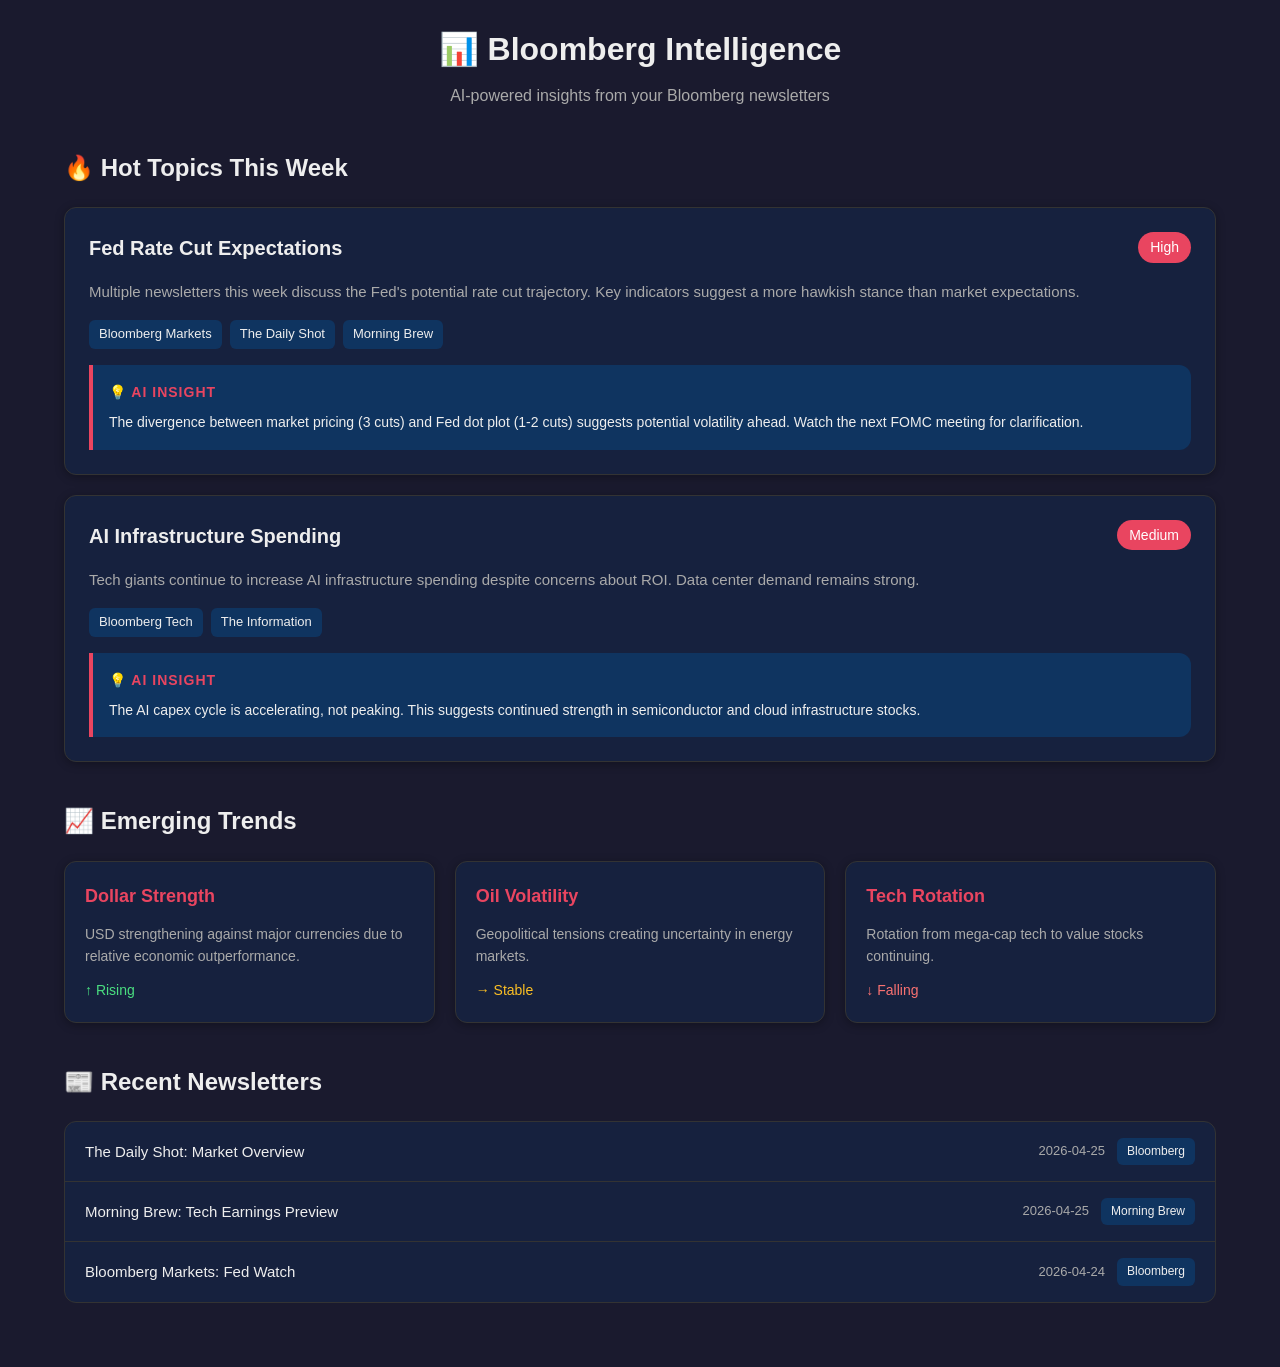
<file: intelligence_portal.html>
<!DOCTYPE html>
<html lang="zh-CN">
<head>
<meta charset="UTF-8">
<meta name="viewport" content="width=device-width, initial-scale=1.0">
<title>📊 Bloomberg Intelligence Portal</title>
<style>
:root {
  --bg: #1a1a2e;
  --surface: #16213e;
  --surface2: #0f3460;
  --accent: #e94560;
  --accent2: #533483;
  --text: #eee;
  --text-secondary: #aaa;
  --border: #333;
  --shadow: 0 2px 10px rgba(0,0,0,0.3);
  --radius: 12px;
}

* { box-sizing: border-box; margin: 0; padding: 0; }

body {
  font-family: -apple-system, BlinkMacSystemFont, 'Segoe UI', Roboto, sans-serif;
  background: var(--bg);
  color: var(--text);
  line-height: 1.6;
}

.container {
  max-width: 1200px;
  margin: 0 auto;
  padding: 24px;
}

header {
  text-align: center;
  margin-bottom: 40px;
}

header h1 {
  font-size: 32px;
  font-weight: 700;
  margin-bottom: 8px;
}

header p {
  color: var(--text-secondary);
  font-size: 16px;
}

/* Hot Topics Section */
.hot-topics {
  margin-bottom: 40px;
}

.hot-topics h2 {
  font-size: 24px;
  font-weight: 600;
  margin-bottom: 20px;
  display: flex;
  align-items: center;
  gap: 10px;
}

.topic-card {
  background: var(--surface);
  border: 1px solid var(--border);
  border-radius: var(--radius);
  padding: 24px;
  margin-bottom: 20px;
  box-shadow: var(--shadow);
  transition: all 0.3s;
}

.topic-card:hover {
  border-color: var(--accent);
  transform: translateY(-2px);
}

.topic-header {
  display: flex;
  justify-content: space-between;
  align-items: flex-start;
  margin-bottom: 16px;
}

.topic-title {
  font-size: 20px;
  font-weight: 600;
  flex: 1;
}

.topic-heat {
  background: var(--accent);
  color: white;
  padding: 4px 12px;
  border-radius: 20px;
  font-size: 14px;
  font-weight: 500;
}

.topic-summary {
  color: var(--text-secondary);
  margin-bottom: 16px;
  font-size: 15px;
}

.topic-sources {
  display: flex;
  gap: 8px;
  flex-wrap: wrap;
  margin-bottom: 16px;
}

.source-tag {
  background: var(--surface2);
  color: var(--text);
  padding: 4px 10px;
  border-radius: 6px;
  font-size: 13px;
}

.insight-box {
  background: var(--surface2);
  border-left: 4px solid var(--accent);
  padding: 16px;
  border-radius: 0 var(--radius) var(--radius) 0;
  margin-top: 16px;
}

.insight-box h4 {
  color: var(--accent);
  font-size: 14px;
  margin-bottom: 8px;
  text-transform: uppercase;
  letter-spacing: 1px;
}

.insight-box p {
  color: var(--text);
  font-size: 14px;
  line-height: 1.6;
}

/* Trend Section */
.trends {
  margin-bottom: 40px;
}

.trends h2 {
  font-size: 24px;
  font-weight: 600;
  margin-bottom: 20px;
}

.trend-grid {
  display: grid;
  grid-template-columns: repeat(auto-fit, minmax(300px, 1fr));
  gap: 20px;
}

.trend-card {
  background: var(--surface);
  border: 1px solid var(--border);
  border-radius: var(--radius);
  padding: 20px;
  box-shadow: var(--shadow);
}

.trend-card h3 {
  font-size: 18px;
  font-weight: 600;
  margin-bottom: 12px;
  color: var(--accent);
}

.trend-card p {
  color: var(--text-secondary);
  font-size: 14px;
}

.trend-card .trend-direction {
  display: flex;
  align-items: center;
  gap: 8px;
  margin-top: 12px;
  font-size: 14px;
  font-weight: 500;
}

.trend-up { color: #4ade80; }
.trend-down { color: #f87171; }
.trend-neutral { color: #fbbf24; }

/* Recent Newsletters */
.recent {
  margin-bottom: 40px;
}

.recent h2 {
  font-size: 24px;
  font-weight: 600;
  margin-bottom: 20px;
}

.newsletter-list {
  background: var(--surface);
  border: 1px solid var(--border);
  border-radius: var(--radius);
  overflow: hidden;
}

.newsletter-item {
  padding: 16px 20px;
  border-bottom: 1px solid var(--border);
  display: flex;
  justify-content: space-between;
  align-items: center;
}

.newsletter-item:last-child {
  border-bottom: none;
}

.newsletter-title {
  font-size: 15px;
  flex: 1;
}

.newsletter-date {
  color: var(--text-secondary);
  font-size: 13px;
  margin-left: 16px;
}

.newsletter-source {
  background: var(--surface2);
  padding: 4px 10px;
  border-radius: 6px;
  font-size: 12px;
  margin-left: 12px;
}

/* Empty State */
.empty {
  text-align: center;
  padding: 60px;
  color: var(--text-secondary);
  font-size: 18px;
}

.loading {
  text-align: center;
  padding: 40px;
  color: var(--text-secondary);
}
</style>
</head>
<body>

<div class="container">
  <header>
    <h1>📊 Bloomberg Intelligence</h1>
    <p>AI-powered insights from your Bloomberg newsletters</p>
  </header>
  
  <div class="hot-topics">
    <h2>🔥 Hot Topics This Week</h2>
    <div id="hot-topics-list">
      <div class="loading">Loading insights...</div>
    </div>
  </div>
  
  <div class="trends">
    <h2>📈 Emerging Trends</h2>
    <div class="trend-grid" id="trends-list">
      <div class="loading">Loading trends...</div>
    </div>
  </div>
  
  <div class="recent">
    <h2>📰 Recent Newsletters</h2>
    <div class="newsletter-list" id="recent-list">
      <div class="loading">Loading newsletters...</div>
    </div>
  </div>
</div>

<script>
// Sample data structure
const sampleData = {
  hotTopics: [
    {
      title: "Fed Rate Cut Expectations",
      heat: "High",
      summary: "Multiple newsletters this week discuss the Fed's potential rate cut trajectory. Key indicators suggest a more hawkish stance than market expectations.",
      sources: ["Bloomberg Markets", "The Daily Shot", "Morning Brew"],
      insight: "The divergence between market pricing (3 cuts) and Fed dot plot (1-2 cuts) suggests potential volatility ahead. Watch the next FOMC meeting for clarification."
    },
    {
      title: "AI Infrastructure Spending",
      heat: "Medium",
      summary: "Tech giants continue to increase AI infrastructure spending despite concerns about ROI. Data center demand remains strong.",
      sources: ["Bloomberg Tech", "The Information"],
      insight: "The AI capex cycle is accelerating, not peaking. This suggests continued strength in semiconductor and cloud infrastructure stocks."
    }
  ],
  trends: [
    {
      title: "Dollar Strength",
      direction: "up",
      description: "USD strengthening against major currencies due to relative economic outperformance."
    },
    {
      title: "Oil Volatility",
      direction: "neutral",
      description: "Geopolitical tensions creating uncertainty in energy markets."
    },
    {
      title: "Tech Rotation",
      direction: "down",
      description: "Rotation from mega-cap tech to value stocks continuing."
    }
  ],
  recentNewsletters: [
    {
      title: "The Daily Shot: Market Overview",
      date: "2026-04-25",
      source: "Bloomberg"
    },
    {
      title: "Morning Brew: Tech Earnings Preview",
      date: "2026-04-25",
      source: "Morning Brew"
    },
    {
      title: "Bloomberg Markets: Fed Watch",
      date: "2026-04-24",
      source: "Bloomberg"
    }
  ]
};

// Render functions
function renderHotTopics(topics) {
  const container = document.getElementById('hot-topics-list');
  if (!topics || topics.length === 0) {
    container.innerHTML = '<div class="empty">No hot topics identified yet. Check back after more newsletters are processed.</div>';
    return;
  }
  
  container.innerHTML = topics.map(topic => `
    <div class="topic-card">
      <div class="topic-header">
        <div class="topic-title">${topic.title}</div>
        <div class="topic-heat">${topic.heat}</div>
      </div>
      <div class="topic-summary">${topic.summary}</div>
      <div class="topic-sources">
        ${topic.sources.map(s => `<span class="source-tag">${s}</span>`).join('')}
      </div>
      <div class="insight-box">
        <h4>💡 AI Insight</h4>
        <p>${topic.insight}</p>
      </div>
    </div>
  `).join('');
}

function renderTrends(trends) {
  const container = document.getElementById('trends-list');
  if (!trends || trends.length === 0) {
    container.innerHTML = '<div class="empty">No trends identified yet.</div>';
    return;
  }
  
  container.innerHTML = trends.map(trend => `
    <div class="trend-card">
      <h3>${trend.title}</h3>
      <p>${trend.description}</p>
      <div class="trend-direction trend-${trend.direction}">
        ${trend.direction === 'up' ? '↑' : trend.direction === 'down' ? '↓' : '→'} 
        ${trend.direction === 'up' ? 'Rising' : trend.direction === 'down' ? 'Falling' : 'Stable'}
      </div>
    </div>
  `).join('');
}

function renderRecentNewsletters(newsletters) {
  const container = document.getElementById('recent-list');
  if (!newsletters || newsletters.length === 0) {
    container.innerHTML = '<div class="empty">No newsletters processed yet.</div>';
    return;
  }
  
  container.innerHTML = newsletters.map(n => `
    <div class="newsletter-item">
      <div class="newsletter-title">${n.title}</div>
      <div class="newsletter-date">${n.date}</div>
      <div class="newsletter-source">${n.source}</div>
    </div>
  `).join('');
}

// Load data from API
async function loadData() {
  try {
    // In production, this would fetch from the backend
    // For now, use sample data
    renderHotTopics(sampleData.hotTopics);
    renderTrends(sampleData.trends);
    renderRecentNewsletters(sampleData.recentNewsletters);
  } catch (e) {
    console.error('Failed to load data:', e);
  }
}

// Initialize
loadData();
</script>

</body>
</html>
</file>
